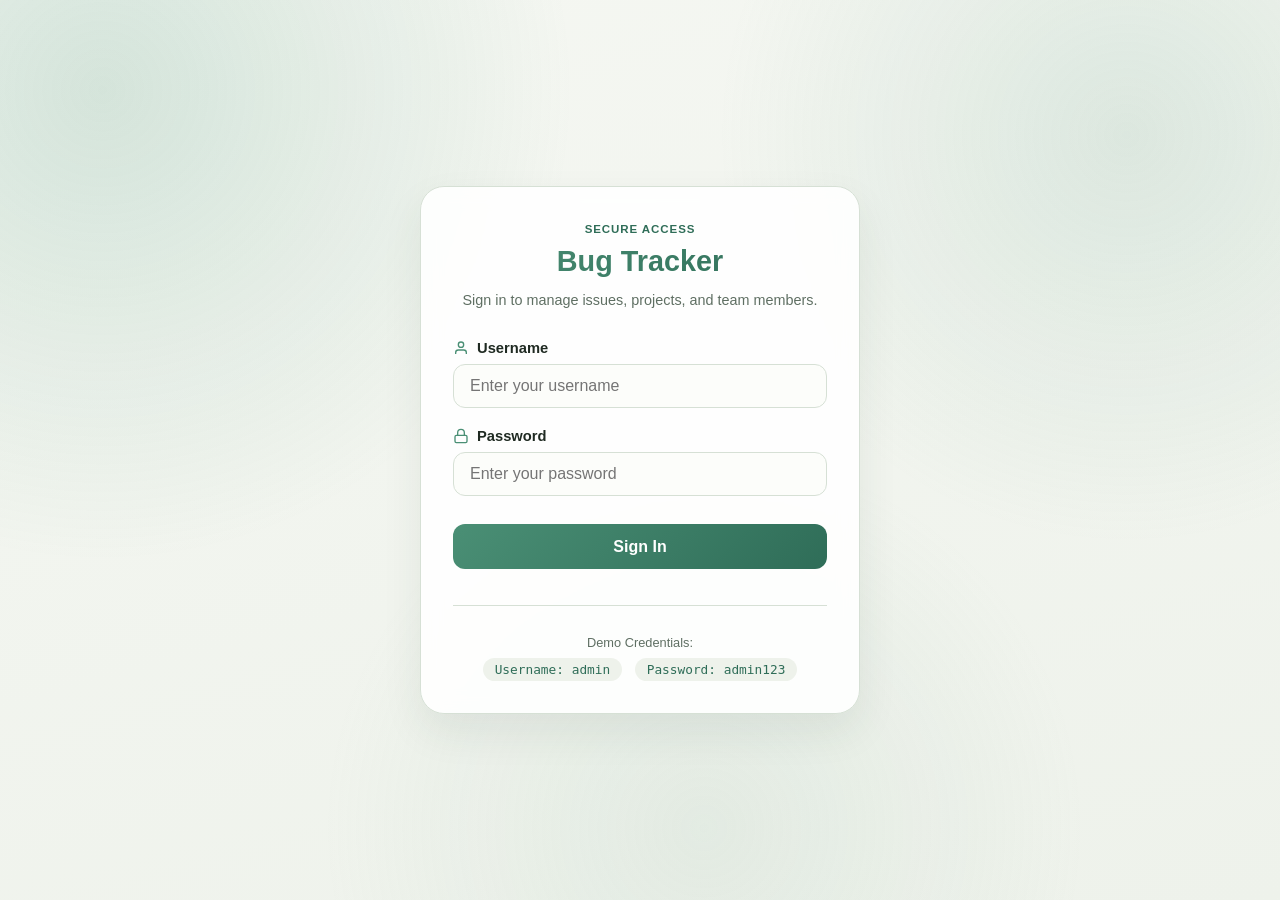
<file: login.html>
<!DOCTYPE html>
<html lang="en">
<head>
    <meta charset="UTF-8">
    <meta name="viewport" content="width=device-width, initial-scale=1.0">
    <title>Login - Kanban Bug Tracker</title>
    <link rel="stylesheet" href="styles.css" />
</head>

<body   class="login-body">
    <div class="bg-glow" aria-hidden="true"></div>
    <div class="login-container">
        <div class="login-card">
        <div class="login-header">
            <span class="eyebrow"> Secure Access </span>
            <h1> Bug Tracker </h1>
            <p>Sign in to manage issues, projects, and team members.</p>
      </div>

       <form id="loginForm" class="login-form">
        <div class="form-group">
          <label for="username">
            <svg width="16" height="16" viewBox="0 0 24 24" fill="none" stroke="currentColor" stroke-width="2">
              <path d="M20 21v-2a4 4 0 0 0-4-4H8a4 4 0 0 0-4 4v2"/>
              <circle cx="12" cy="7" r="4"/>
            </svg>
            Username
          </label>
          <input type="text" id="username" name="username" placeholder="Enter your username" autocomplete="off" required />
           </div>

         <div class="form-group">
          <label for="password">
            <svg width="16" height="16" viewBox="0 0 24 24" fill="none" stroke="currentColor" stroke-width="2">
              <rect x="3" y="11" width="18" height="11" rx="2" ry="2"/>
              <path d="M7 11V7a5 5 0 0 1 10 0v4"/>
            </svg>
            Password
          </label>
          <input type="password" id="password" name="password" placeholder="Enter your password" required />
        </div>

     <div id="loginError" class="login-error" style="display: none;"></div>

        <button type="submit" class="login-btn">Sign In</button>

        <div class="login-demo">
          <p>Demo Credentials:</p>
          <code>Username: admin</code>
          <code>Password: admin123</code>
        </div>
      </form>
    </div>
    
    <script src="Auth.js"></script>
    <script>
        document.getElementById('loginForm').addEventListener('submit', function(e) {
            e.preventDefault();

            const username = document.getElementById('username').value.trim();
            const password = document.getElementById('password').value;
            const errorDiv = document.getElementById('loginError');

             if (login(username, password)) {
                // Successful login - redirect
                const redirectPage = localStorage.getItem('redirectAfterLogin') || 'index.html';
                localStorage.removeItem('redirectAfterLogin');
                window.location.href = redirectPage;
             } 
             else {
                errorDiv.textContent = 'Invalid username or password. Please try again.';
                errorDiv.style.display = 'block';

                document.getElementById('password').value = '';

                const card = document.querySelector('.login-card');
                card.style.animation = 'shake 0.3s ease-in-out';
                setTimeout(() => {
                     card.style.animation = '';
                }, 300);
             }
        });

     redirectIfAuthenticated();
    </script>
</body>
</html>
</file>
<file: styles.css>
:root {
  --bg: #f5f7f2;
  --bg-alt: #eef2eb;
  --panel: rgba(255, 255, 255, 0.84);
  --card: rgba(255, 255, 255, 0.9);
  --text: #1f2a22;
  --muted: #5f6f63;
  --line: #d6e0d5;
  --accent: #4a8f75;
  --accent-deep: #2f6d58;
  --accent-soft: #e6f2ec;
  --danger: #b55252;
  --warning: #b5842b;
  --ok: #4a8f75;
  --shadow: 0 18px 40px rgba(38, 64, 49, 0.08);
}

* { box-sizing: border-box; }

body {
  margin: 0;
  min-height: 100vh;
  color: var(--text);
  font-family: Inter, "Segoe UI", Roboto, sans-serif;
  background: linear-gradient(165deg, var(--bg), var(--bg-alt));
}

.bg-glow {
  position: fixed;
  inset: 0;
  pointer-events: none;
  background:
    radial-gradient(circle at 8% 10%, rgba(85, 157, 129, 0.2), transparent 33%),
    radial-gradient(circle at 88% 15%, rgba(118, 171, 150, 0.18), transparent 30%),
    radial-gradient(circle at 55% 92%, rgba(163, 196, 178, 0.16), transparent 35%);
  z-index: -1;
}

.shell {
  width: min(1180px, 94vw);
  margin: 0 auto;
}

.stack-lg { display: grid; gap: 1.2rem; }
.mt-lg { margin-top: 1.2rem; }
.wrap { flex-wrap: wrap; }

.eyebrow {
  margin: 0;
  text-transform: uppercase;
  letter-spacing: 0.08em;
  font-size: 0.72rem;
  font-weight: 700;
  color: var(--accent-deep);
}

.topbar {
  display: flex;
  justify-content: space-between;
  gap: 1rem;
  align-items: flex-end;
  padding: 2rem 0 1.2rem;
}

.topbar h1 {
  margin: 0.12rem 0;
  font-size: clamp(1.7rem, 3vw, 2.2rem);
}

.topbar p {
  margin: 0;
  color: var(--muted);
}

.tab-nav {
  display: flex;
  gap: 0.6rem;
  flex-wrap: wrap;
  background: var(--panel);
  border: 1px solid var(--line);
  border-radius: 999px;
  padding: 0.35rem;
  box-shadow: var(--shadow);
  backdrop-filter: blur(10px);
}

.tab-btn,
.tab-link {
  display: inline-flex;
  align-items: center;
  justify-content: center;
  border: 1px solid transparent;
  border-radius: 999px;
  padding: 0.55rem 1rem;
  font-size: 0.92rem;
  font-weight: 600;
  text-decoration: none;
  color: var(--text);
  background: transparent;
  cursor: pointer;
  transition: all 140ms ease;
}

.tab-btn.active,
.tab-link:hover,
.tab-btn:hover {
  background: var(--accent-soft);
  border-color: #bdd4c8;
  color: var(--accent-deep);
}

.panel {
  display: none;
  border: 1px solid var(--line);
  border-radius: 18px;
  padding: 1.1rem;
  background: var(--panel);
  box-shadow: var(--shadow);
  backdrop-filter: blur(10px);
}

.panel.active { display: grid;}

.section-head {
  margin-bottom: 0.7rem;
}

.section-head h2,
h2,
h3 {
  margin: 0;
}

.section-head p,
.subtle {
  margin: 0.3rem 0 0;
  color: var(--muted);
  font-size: 0.94rem;
}

.dashboard-grid {
  display: grid;
  grid-template-columns: repeat(auto-fit, minmax(220px, 1fr));
  gap: 0.85rem;
  margin-bottom: 1.2rem;
}

.dashboard-card,
.subpanel {
  background: var(--card);
  border: 1px solid var(--line);
  border-radius: 14px;
  padding: 0.92rem;
  margin: 1rem;
}

.dashboard-card h3 { margin-bottom: 0.45rem; }
.dashboard-card p { margin: 0.24rem 0; color: #3f5145; }

.row-between {
  display: flex;
  justify-content: space-between;
  align-items: center;
  gap: 0.75rem;
}

.toolbar {
  margin-top: 1rem;
  display: grid;
  gap: 0.75rem;
  grid-template-columns: 2fr 1fr 1fr;
}

button {
  background: linear-gradient(120deg, var(--accent), var(--accent-deep));
  color: #f6fbf8;
  border: 0;
  border-radius: 10px;
  padding: 0.58rem 0.92rem;
  font-weight: 600;
  cursor: pointer;
  transition: transform 120ms ease, filter 120ms ease;
}

button:hover { filter: brightness(1.03); }
button:active { transform: translateY(1px); }

.form-grid { display: grid; gap: 0.72rem; }

label {
  display: grid;
  gap: 0.35rem;
  color: #4a5d51;
  font-size: 0.92rem;
}

input,
select,
textarea {
  width: 100%;
  border-radius: 10px;
  border: 1px solid #c7d5cb;
  background: #fcfdfa;
  color: var(--text);
  padding: 0.55rem 0.64rem;
  font: inherit;
}

input:focus,
select:focus,
textarea:focus,
button:focus,
.tab-btn:focus,
.tab-link:focus {
  outline: 2px solid #9cc3b0;
  outline-offset: 2px;
}

textarea { min-height: 94px; }

.table-wrap {
  overflow: auto;
  border: 1px solid var(--line);
  border-radius: 14px;
  margin-top: 0.55rem;
  background: rgba(255, 255, 255, 0.85);
}

table { width: 100%; border-collapse: collapse; min-width: 860px; }

th,
td {
  border-bottom: 1px solid #dce6dd;
  text-align: left;
  padding: 0.6rem 0.45rem;
  vertical-align: top;
}

th {
  color: #4d6154;
  font-size: 0.82rem;
  text-transform: uppercase;
  letter-spacing: 0.04em;
}

.table-actions button {
  padding: 0.37rem 0.6rem;
  font-size: 0.84rem;
}

.badge {
  display: inline-flex;
  align-items: center;
  border-radius: 999px;
  padding: 0.17rem 0.55rem;
  font-size: 0.74rem;
  font-weight: 700;
  text-transform: uppercase;
  letter-spacing: 0.03em;
}

.badge.status-open { background: #f5edd8; color: #8c6722; }
.badge.status-resolved { background: #e3f3ea; color: #2f7058; }
.badge.status-overdue { background: #f8e3e3; color: #9d4545; }
.badge.priority-high { background: #f8e3e3; color: var(--danger); }
.badge.priority-medium { background: #f5edd8; color: var(--warning); }
.badge.priority-low { background: #e3f3ea; color: var(--ok); }

.split {
  display: grid;
  grid-template-columns: repeat(auto-fit, minmax(250px, 1fr));
  gap: 1rem;
}

.list {
  list-style: none;
  margin: 0;
  padding: 0;
  display: grid;
  gap: 0.68rem;
}

.list li {
  display: flex;
  align-items: center;
  gap: 0.62rem;
  border: 1px solid #dce6dd;
  border-radius: 10px;
  padding: 0.5rem;
  background: rgba(255, 255, 255, 0.75);
}

.list li > div {
  min-width: 0;
}

.list p,
.list small,
.list strong {
  overflow-wrap: anywhere;
}

.list img {
  width: 40px;
  height: 40px;
  border-radius: 50%;
  object-fit: cover;
  border: 1px solid #bfd0c5;
}

.list.plain li {
  border-radius: 8px;
}

.details {
  display: grid;
  grid-template-columns: 210px 1fr;
  gap: 0.45rem 0.7rem;
  margin: 0;
}

.details dt { color: var(--muted); }
.details dd { margin: 0; }

@media (max-width: 960px) {
  .split,
  .details,
  .toolbar {
    grid-template-columns: 1fr;
  }

  .topbar {
    flex-direction: column;
    align-items: flex-start;
  }
}

@media (max-width: 700px) {
  .shell {
    width: min(100%, 100vw - 1.5rem);
  }

  .panel {
    border-radius: 14px;
    padding: 0.9rem;
  }

  .topbar {
    padding: 1.25rem 0 0.9rem;
  }

  .topbar-copy {
    width: 100%;
  }

  .tab-nav {
    width: 100%;
    border-radius: 14px;
    padding: 0.45rem;
  }

  .tab-btn,
  .tab-link {
    flex: 1 1 100%;
    border-radius: 10px;
    min-height: 42px;
  }

  .row-between {
    align-items: stretch;
  }

  .row-between > button {
    width: 100%;
  }

  .toolbar {
    gap: 0.62rem;
  }

  .toolbar label {
    font-size: 0.88rem;
  }

  .table-wrap {
    border: 0;
    background: transparent;
    overflow: visible;
  }

  table,
  thead,
  tbody,
  tr,
  th,
  td {
    display: block;
    width: 100%;
    min-width: 0;
  }

  thead {
    position: absolute;
    width: 1px;
    height: 1px;
    margin: -1px;
    overflow: hidden;
    clip: rect(0, 0, 0, 0);
    white-space: nowrap;
    border: 0;
  }

  tbody {
    display: grid;
    gap: 0.72rem;
  }

  tbody tr {
    border: 1px solid #dce6dd;
    border-radius: 12px;
    padding: 0.55rem;
    background: rgba(255, 255, 255, 0.85);
  }

  tbody td {
    display: grid;
    grid-template-columns: minmax(110px, 40%) 1fr;
    gap: 0.45rem;
    align-items: start;
    border: 0;
    padding: 0.32rem 0.16rem;
    overflow-wrap: anywhere;
  }

  tbody td::before {
    content: attr(data-label);
    font-size: 0.75rem;
    color: #4d6154;
    text-transform: uppercase;
    letter-spacing: 0.04em;
    font-weight: 700;
  }

  .table-actions button {
    width: 100%;
  }

  .details {
    gap: 0.38rem;
  }
}

.login-body {
  display: flex;
  align-items: center;
  justify-content: center;
  min-height: 100vh;
  margin: 0;
  padding: 1rem;
}

.login-container {
  width: 100%;
  max-width: 440px;
  margin: auto;
}

.login-card {
  background: var(--card);
  backdrop-filter: blur(10px);
  border: 1px solid var(--line);
  border-radius: 24px;
  padding: 2rem;
  box-shadow: var(--shadow);
  transition: transform 0.2s ease;
}

.login-header {
  text-align: center;
  margin-bottom: 2rem;
}

.login-header h1 {
  font-size: 1.8rem;
  margin: 0.5rem 0 0.25rem;
  background: linear-gradient(135deg, var(--accent), var(--accent-deep));
  -webkit-background-clip: text;
  background-clip: text;
  color: transparent;
}

.login-header p {
  color: var(--muted);
  font-size: 0.9rem;
}

.login-form {
  display: flex;
  flex-direction: column;
  gap: 1.25rem;
}

.form-group {
  display: flex;
  flex-direction: column;
  gap: 0.5rem;
}

.form-group label {
  display: flex;
  align-items: center;
  gap: 0.5rem;
  font-weight: 600;
  color: var(--text);
}

.form-group label svg {
  color: var(--accent);
}

.form-group input {
  padding: 0.75rem 1rem;
  border-radius: 12px;
  border: 1px solid var(--line);
  background: #fcfdfa;
  font-size: 1rem;
  transition: all 0.2s ease;
}

.form-group input:focus {
  outline: none;
  border-color: var(--accent);
  box-shadow: 0 0 0 3px rgba(74, 143, 117, 0.1);
}

.login-btn {
  background: linear-gradient(135deg, var(--accent), var(--accent-deep));
  color: white;
  padding: 0.85rem;
  font-size: 1rem;
  font-weight: 600;
  border: none;
  border-radius: 12px;
  cursor: pointer;
  transition: all 0.2s ease;
  margin-top: 0.5rem;
}

.login-btn:hover {
  transform: translateY(-2px);
  filter: brightness(1.05);
  box-shadow: 0 4px 12px rgba(74, 143, 117, 0.3);
}

.login-error {
  background: rgba(181, 82, 82, 0.1);
  border: 1px solid var(--danger);
  border-radius: 10px;
  padding: 0.75rem;
  color: var(--danger);
  font-size: 0.85rem;
  text-align: center;
}

.login-demo {
  margin-top: 1rem;
  padding-top: 1rem;
  border-top: 1px solid var(--line);
  text-align: center;
}

.login-demo p {
  font-size: 0.8rem;
  color: var(--muted);
  margin-bottom: 0.5rem;
}

.login-demo code {
  display: inline-block;
  background: var(--bg-alt);
  padding: 0.25rem 0.75rem;
  border-radius: 20px;
  font-size: 0.8rem;
  margin: 0 0.25rem;
  color: var(--accent-deep);
  font-family: monospace;
}

/* Logout button */
.logout-btn {
  background: rgba(181, 82, 82, 0.1) !important;
  color: var(--danger) !important;
  border-color: transparent !important;
}

.logout-btn:hover {
  background: var(--danger) !important;
  color: white !important;
}

/* User badge */
.user-badge {
  display: flex;
  align-items: center;
  gap: 0.5rem;
  background: var(--accent-soft);
  border-radius: 40px;
  padding: 0.35rem 0.85rem 0.35rem 0.5rem;
  border: 1px solid var(--line);
}

.user-avatar {
  width: 28px;
  height: 28px;
  background: var(--accent);
  border-radius: 50%;
  display: flex;
  align-items: center;
  justify-content: center;
  color: white;
  font-size: 0.85rem;
}

.user-name {
  font-size: 0.85rem;
  font-weight: 500;
  color: var(--text);
}

@keyframes shake {
  0%, 100% { transform: translateX(0); }
  25% { transform: translateX(-8px); }
  75% { transform: translateX(8px); }
}

@media (max-width: 480px) {
  .login-card {
    padding: 1.5rem;
  }
  
  .login-header h1 {
    font-size: 1.5rem;
  }
  
  .topbar {
    flex-direction: column;
    align-items: stretch;
  }
  
  .user-badge {
    align-self: flex-start;
    margin-top: 0.5rem;
  }
}

.topbar-left {
  display: flex;
  justify-content: space-between;
  align-items: center;
  flex-wrap: wrap;
  gap: 1rem;
}

@media (max-width: 960px) {
  .topbar-left {
    flex-direction: column;
    align-items: flex-start;
  }
}
</file>
